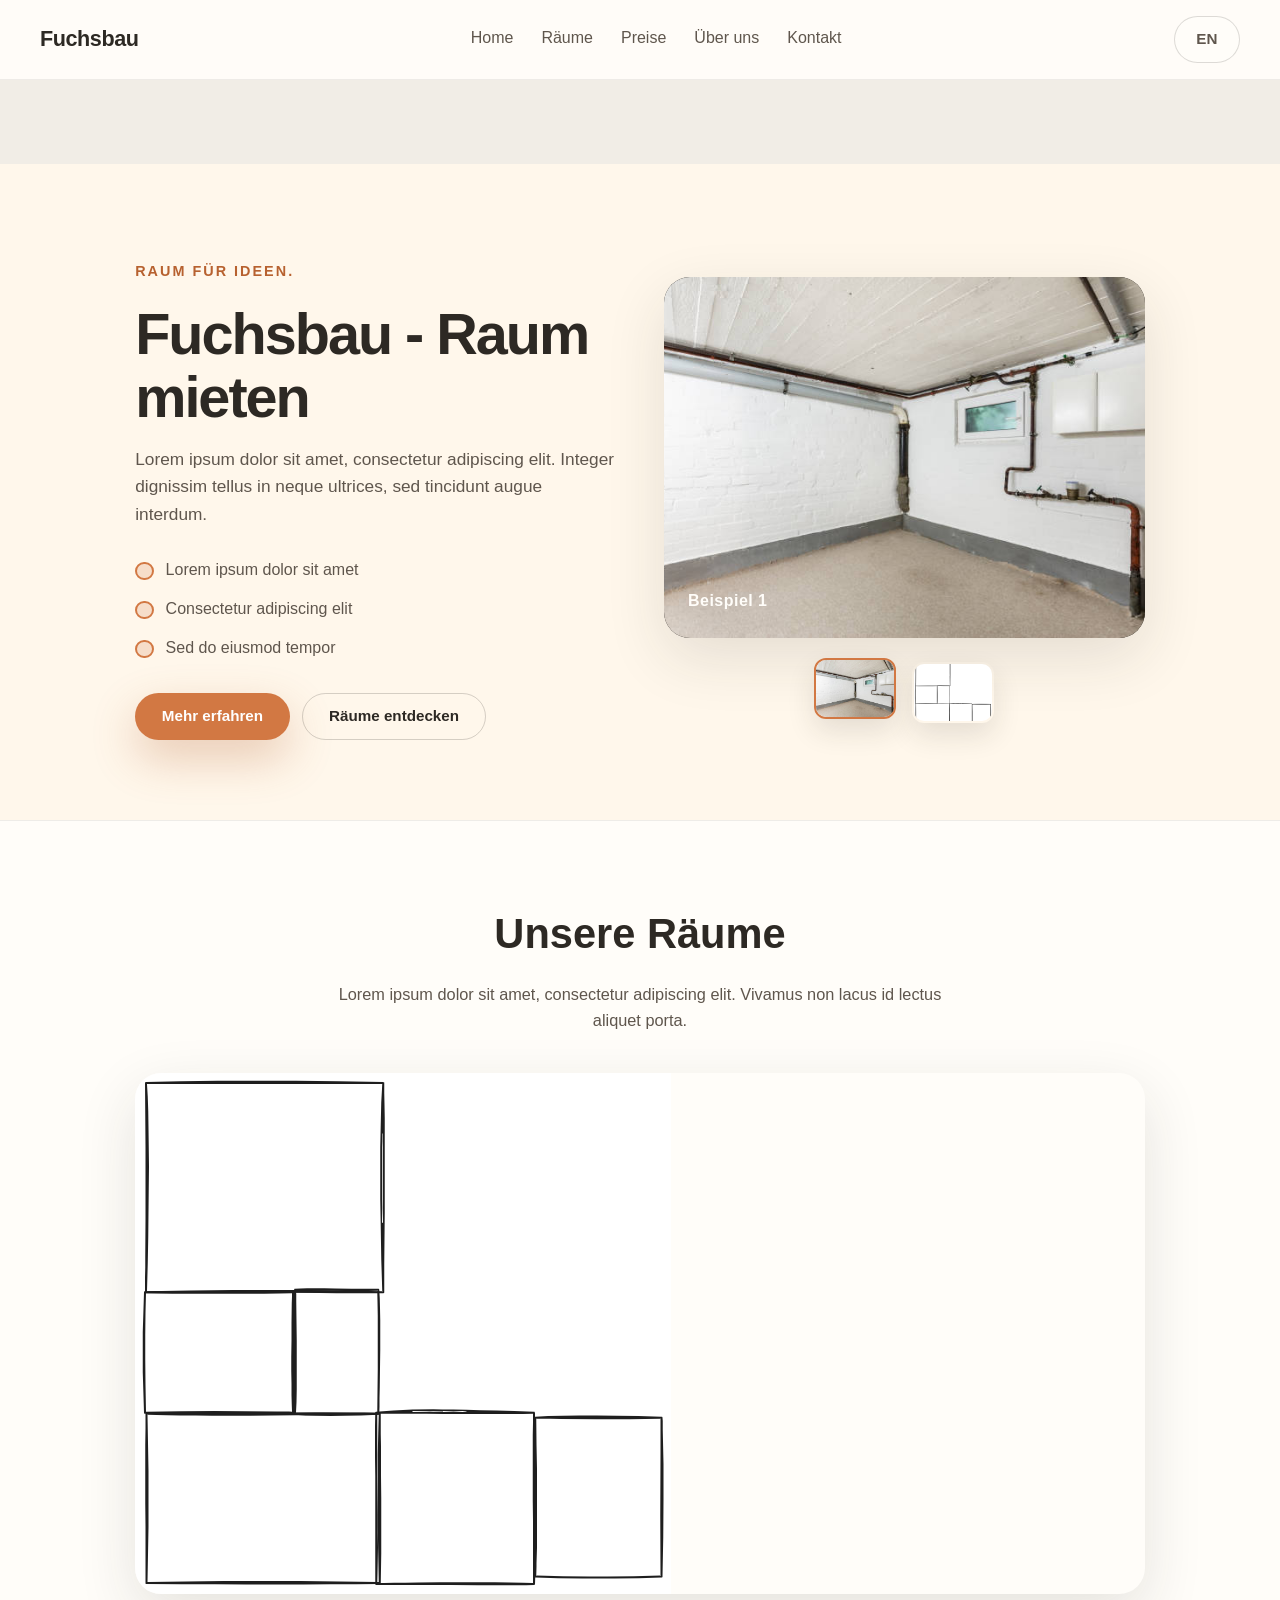
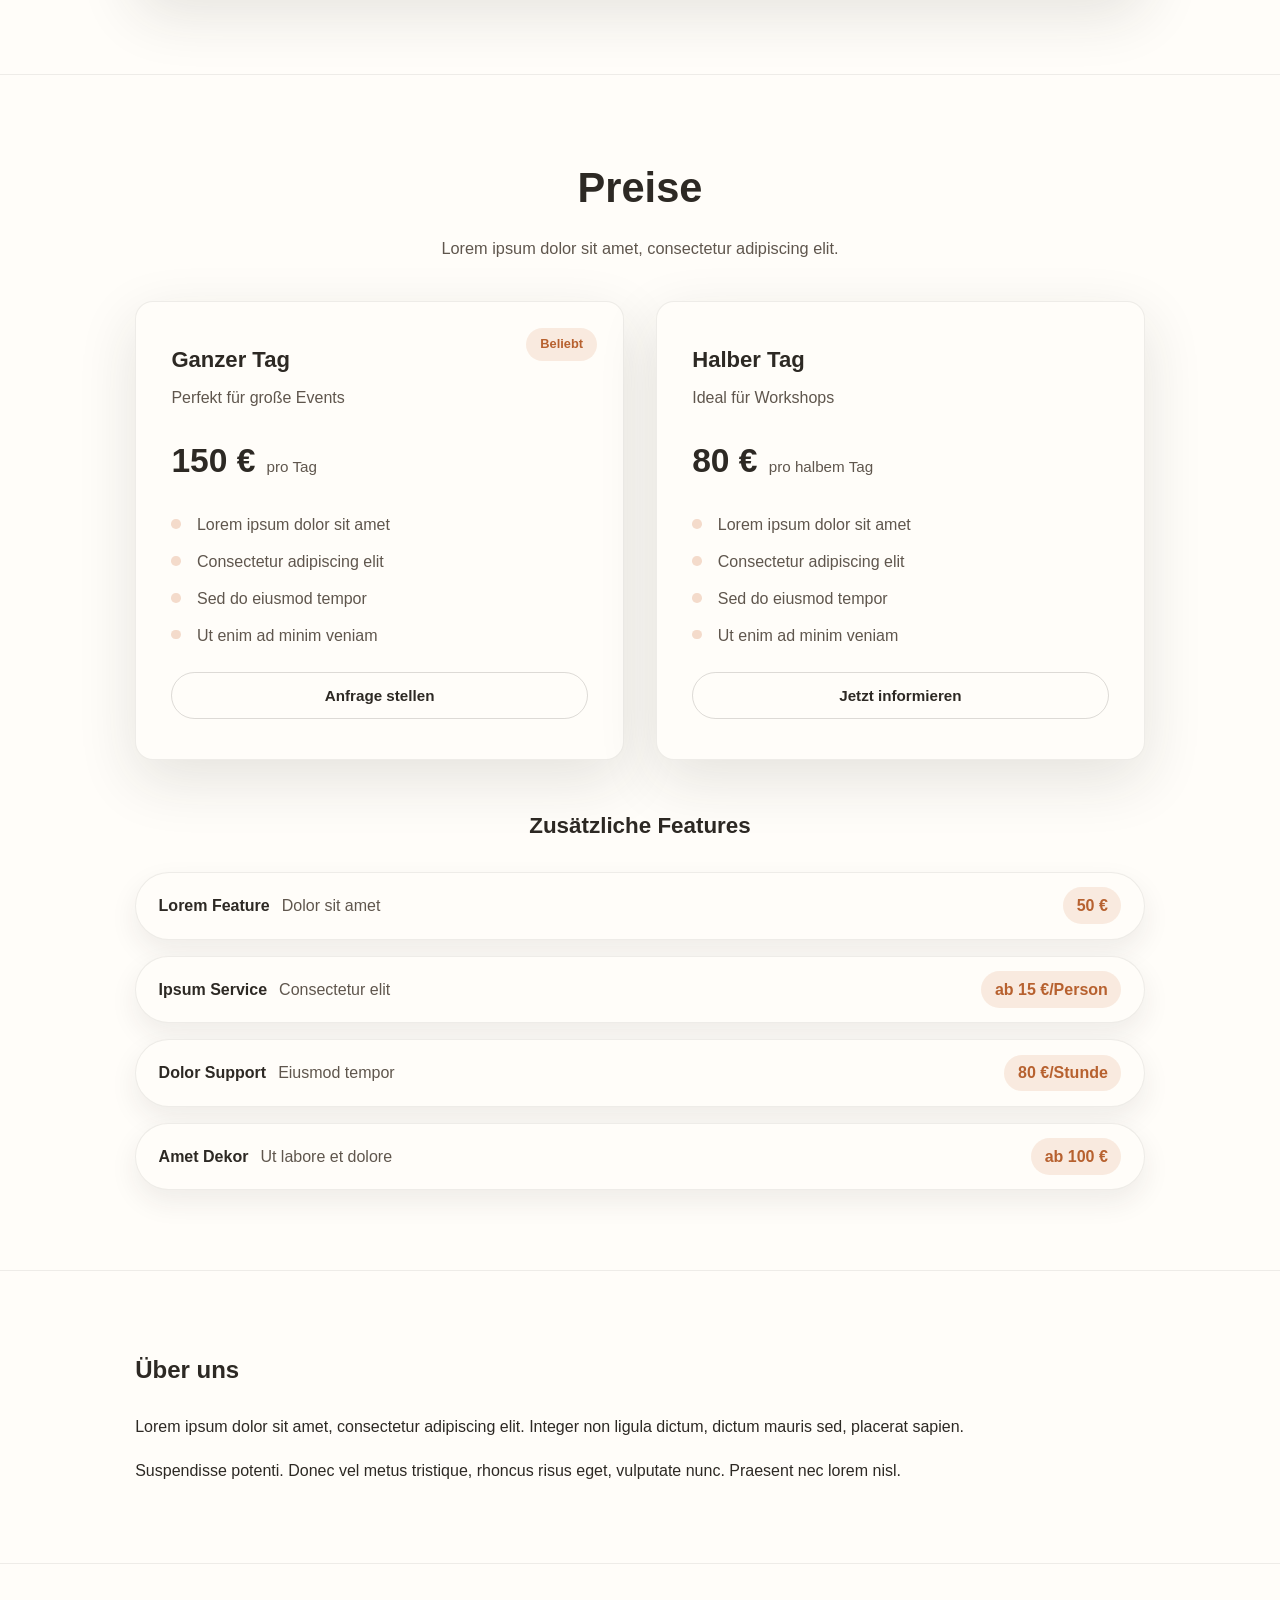
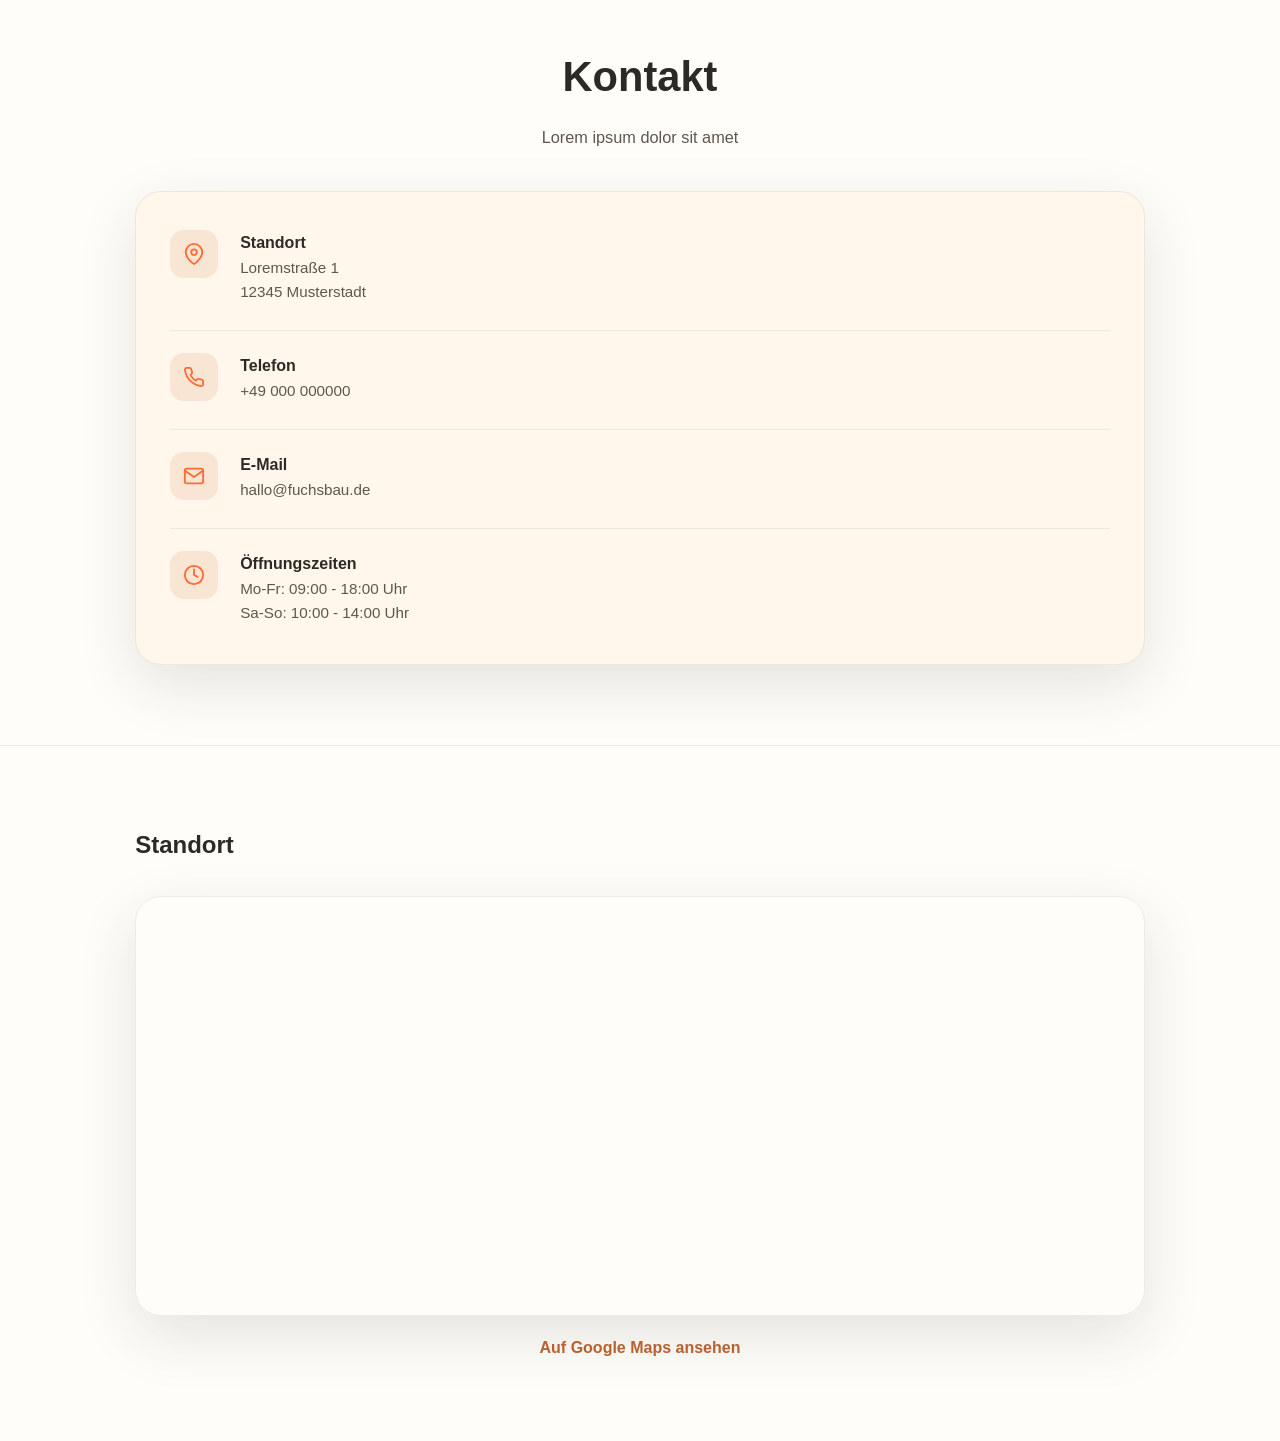
<file: index.html>
<!DOCTYPE html>
<html lang="de">
<head>
    <meta charset="UTF-8">
    <meta name="viewport" content="width=device-width, initial-scale=1.0">
    <title>Fuchsbau - Raum mieten</title>
    <link rel="stylesheet" href="style.css">
</head>
<body>
    <nav class="topbar">
        <div class="topbar__logo">Fuchsbau</div>
        <div class="topbar__links">
            <a href="#home">Home</a>
            <a href="#rooms">Räume</a>
            <a href="#prices">Preise</a>
            <a href="#about">Über uns</a>
            <a href="#contact">Kontakt</a>
        </div>
        <a class="btn btn-language" href="en/">EN</a>
    </nav>

    <main>
        <section id="home" class="section section--hero">
            <div class="section__inner hero-layout">
                <div class="hero-copy">
                    <p class="hero-subtitle">Raum für Ideen.</p>
                    <h1>Fuchsbau - Raum mieten</h1>
                    <p class="hero-description">Lorem ipsum dolor sit amet, consectetur adipiscing elit. Integer dignissim tellus in neque ultrices, sed tincidunt augue interdum.</p>
                    <ul class="hero-highlights">
                        <li>Lorem ipsum dolor sit amet</li>
                        <li>Consectetur adipiscing elit</li>
                        <li>Sed do eiusmod tempor</li>
                    </ul>
                    <div class="hero-actions">
                        <a class="btn btn-primary hero-btn" href="#contact">Mehr erfahren</a>
                        <a class="btn btn-ghost hero-btn" href="#rooms">Räume entdecken</a>
                    </div>
                </div>
                <div class="hero-gallery">
                    <input type="radio" name="hero-slider-de" id="hero-de-0" checked>
                    <input type="radio" name="hero-slider-de" id="hero-de-1">
                    <div class="hero-frame">
                        <figure class="hero-image">
                            <img src="assets/main.png" alt="Beispielraum 1" loading="lazy">
                            <figcaption>Beispiel 1</figcaption>
                        </figure>
                        <figure class="hero-image">
                            <img src="assets/layout.png" alt="Beispielraum 2" loading="lazy">
                            <figcaption>Beispiel 2</figcaption>
                        </figure>
                    </div>
                    <div class="hero-thumbs">
                        <label class="hero-thumb" for="hero-de-0" aria-label="Beispielraum 1">
                            <img src="assets/main.png" alt="Beispielraum 1" loading="lazy">
                        </label>
                        <label class="hero-thumb" for="hero-de-1" aria-label="Beispielraum 2">
                            <img src="assets/layout.png" alt="Beispielraum 2" loading="lazy">
                        </label>
                    </div>
                </div>
            </div>
        </section>

        <section id="rooms" class="section">
            <div class="section__inner">
                <header class="section-heading">
                    <h2>Unsere Räume</h2>
                    <p>Lorem ipsum dolor sit amet, consectetur adipiscing elit. Vivamus non lacus id lectus aliquet porta.</p>
                </header>
                <div class="media-block">
                    <img src="assets/layout.png" alt="Rooms overview" loading="lazy">
                </div>
            </div>
        </section>

        <section id="prices" class="section">
            <div class="section__inner">
                <header class="section-heading">
                    <h2>Preise</h2>
                    <p>Lorem ipsum dolor sit amet, consectetur adipiscing elit.</p>
                </header>
                <div class="price-grid">
                <article class="price-card">
                    <div class="price-card-badge">Beliebt</div>
                    <header class="price-card-header">
                        <h3 class="price-card-title">Ganzer Tag</h3>
                        <p class="price-card-subtitle">Perfekt für große Events</p>
                    </header>
                    <div class="price-card-rate">
                        <span class="price-card-amount">150 €</span>
                        <span class="price-card-period">pro Tag</span>
                    </div>
                    <ul class="price-card-features">
                        <li>Lorem ipsum dolor sit amet</li>
                        <li>Consectetur adipiscing elit</li>
                        <li>Sed do eiusmod tempor</li>
                        <li>Ut enim ad minim veniam</li>
                    </ul>
                    <a class="btn btn-outlined price-card-cta" href="#contact">Anfrage stellen</a>
                </article>
                <article class="price-card">
                    <header class="price-card-header">
                        <h3 class="price-card-title">Halber Tag</h3>
                        <p class="price-card-subtitle">Ideal für Workshops</p>
                    </header>
                    <div class="price-card-rate">
                        <span class="price-card-amount">80 €</span>
                        <span class="price-card-period">pro halbem Tag</span>
                    </div>
                    <ul class="price-card-features">
                        <li>Lorem ipsum dolor sit amet</li>
                        <li>Consectetur adipiscing elit</li>
                        <li>Sed do eiusmod tempor</li>
                        <li>Ut enim ad minim veniam</li>
                    </ul>
                    <a class="btn btn-outlined price-card-cta" href="#contact">Jetzt informieren</a>
                </article>
                </div>
                <h3 class="addons-heading">Zusätzliche Features</h3>
                <div class="addons-list">
                <div class="addon-item">
                    <div class="addon-info">
                        <span class="addon-title">Lorem Feature</span>
                        <span class="addon-description">Dolor sit amet</span>
                    </div>
                    <span class="addon-price">50 €</span>
                </div>
                <div class="addon-item">
                    <div class="addon-info">
                        <span class="addon-title">Ipsum Service</span>
                        <span class="addon-description">Consectetur elit</span>
                    </div>
                    <span class="addon-price">ab 15 €/Person</span>
                </div>
                <div class="addon-item">
                    <div class="addon-info">
                        <span class="addon-title">Dolor Support</span>
                        <span class="addon-description">Eiusmod tempor</span>
                    </div>
                    <span class="addon-price">80 €/Stunde</span>
                </div>
                <div class="addon-item">
                    <div class="addon-info">
                        <span class="addon-title">Amet Dekor</span>
                        <span class="addon-description">Ut labore et dolore</span>
                    </div>
                    <span class="addon-price">ab 100 €</span>
                </div>
                </div>
            </div>
        </section>

        <section id="about" class="section">
            <div class="section__inner">
                <h2>Über uns</h2>
            <p>Lorem ipsum dolor sit amet, consectetur adipiscing elit. Integer non ligula dictum, dictum mauris sed, placerat sapien.</p>
            <p>Suspendisse potenti. Donec vel metus tristique, rhoncus risus eget, vulputate nunc. Praesent nec lorem nisl.</p>
            </div>
        </section>

        <section id="contact" class="section">
            <div class="section__inner">
                <header class="section-heading">
                    <h2>Kontakt</h2>
                    <p>Lorem ipsum dolor sit amet</p>
                </header>
                <div class="contact-card">
                <div class="contact-row">
                    <div class="contact-row-icon">
                        <img src="assets/icons/location.svg" alt="Standort" loading="lazy">
                    </div>
                    <div class="contact-row-content">
                        <div class="contact-row-title">Standort</div>
                        <div class="contact-row-detail">Loremstraße 1</div>
                        <div class="contact-row-detail">12345 Musterstadt</div>
                    </div>
                </div>
                <div class="contact-row">
                    <div class="contact-row-icon">
                        <img src="assets/icons/phone.svg" alt="Telefon" loading="lazy">
                    </div>
                    <div class="contact-row-content">
                        <div class="contact-row-title">Telefon</div>
                        <div class="contact-row-detail">+49 000 000000</div>
                    </div>
                </div>
                <div class="contact-row">
                    <div class="contact-row-icon">
                        <img src="assets/icons/email.svg" alt="E-Mail" loading="lazy">
                    </div>
                    <div class="contact-row-content">
                        <div class="contact-row-title">E-Mail</div>
                        <div class="contact-row-detail">hallo@fuchsbau.de</div>
                    </div>
                </div>
                <div class="contact-row">
                    <div class="contact-row-icon">
                        <img src="assets/icons/clock.svg" alt="Öffnungszeiten" loading="lazy">
                    </div>
                    <div class="contact-row-content">
                        <div class="contact-row-title">Öffnungszeiten</div>
                        <div class="contact-row-detail">Mo-Fr: 09:00 - 18:00 Uhr</div>
                        <div class="contact-row-detail">Sa-So: 10:00 - 14:00 Uhr</div>
                    </div>
                </div>
                </div>
            </div>
        </section>

        <section id="location" class="section">
            <div class="section__inner">
                <h2>Standort</h2>
                <div class="map-frame">
                    <iframe
                        title="Fuchsbau location"
                        src="https://www.google.com/maps?q=Loremstraße%201%2C%2012345%20Musterstadt&output=embed"
                        width="100%" height="100%" style="border:0;" allowfullscreen loading="lazy"
                        referrerpolicy="no-referrer-when-downgrade"></iframe>
                </div>
                <p class="map-link">
                    <a href="https://www.google.com/maps/search/?api=1&query=Loremstraße%201%2C%2012345%20Musterstadt" target="_blank" rel="noopener">Auf Google Maps ansehen</a>
                </p>
            </div>
        </section>
    </main>
</body>
</html>
</file>
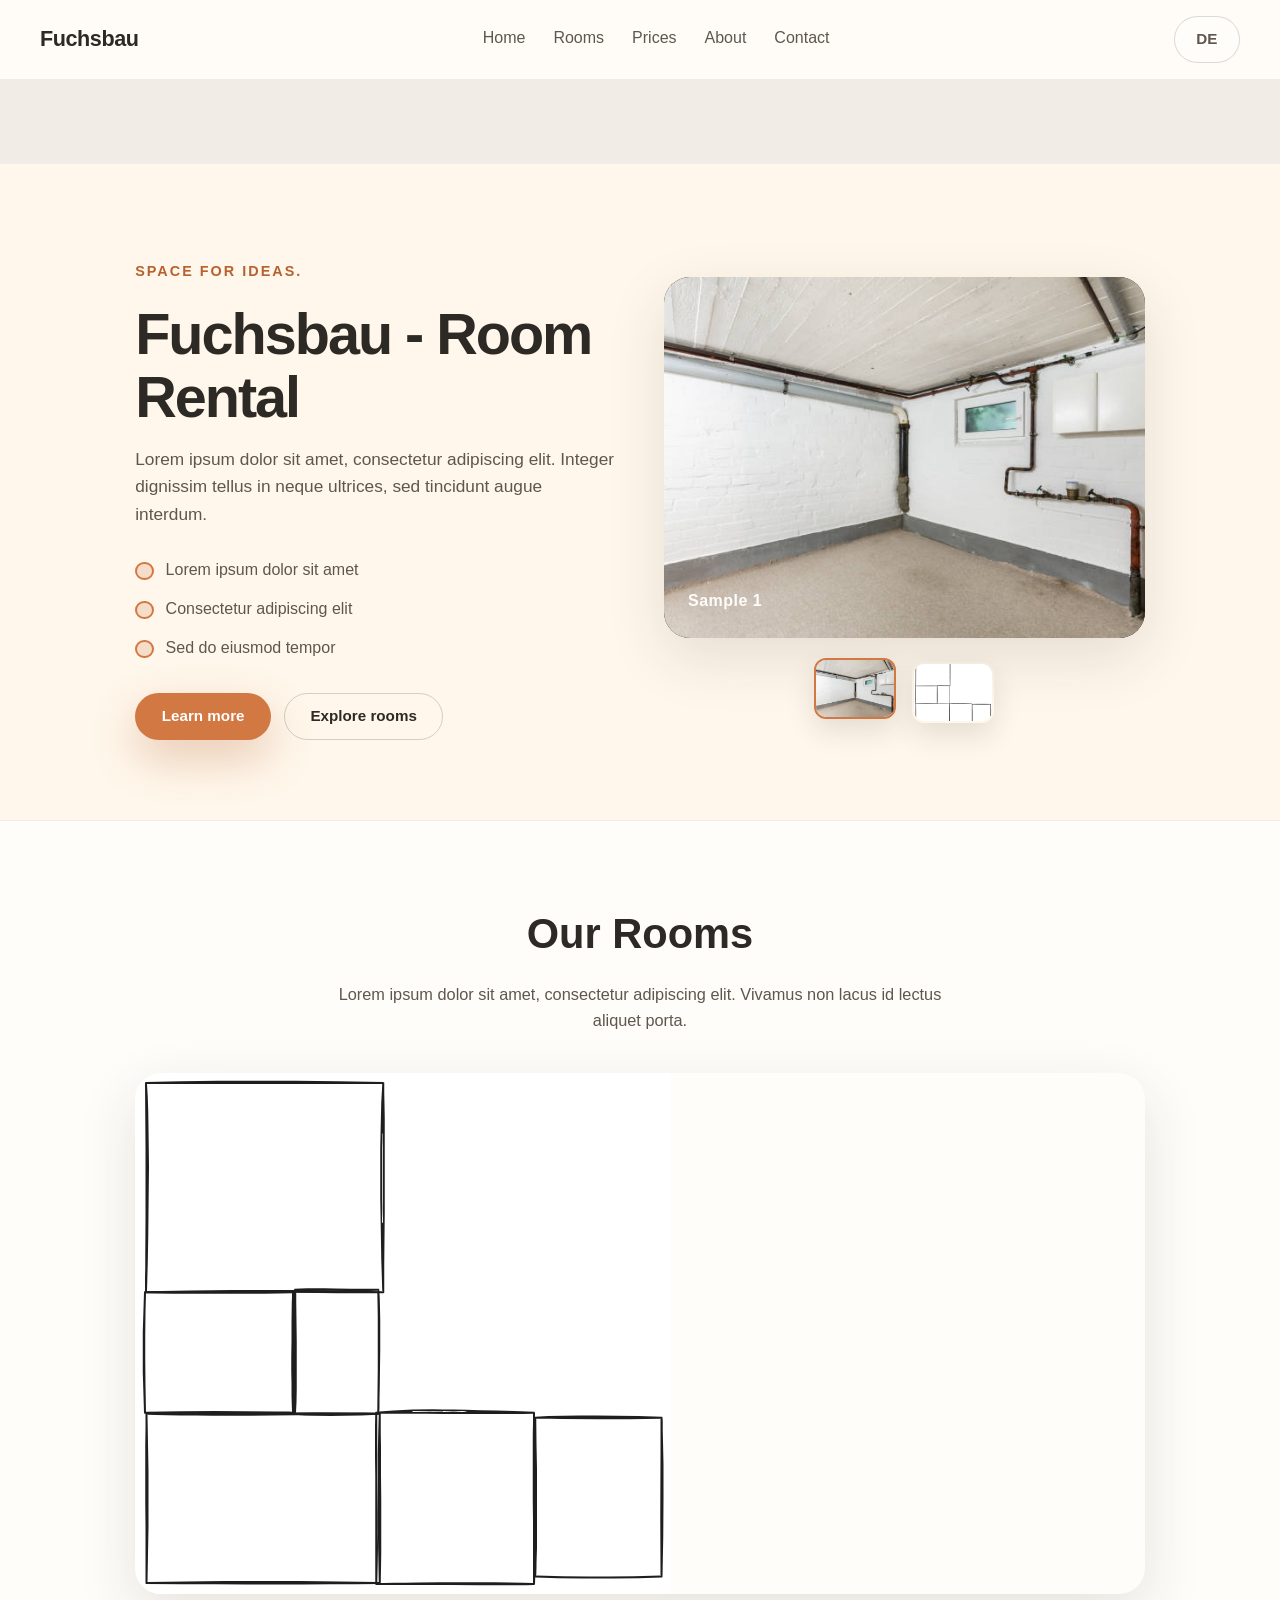
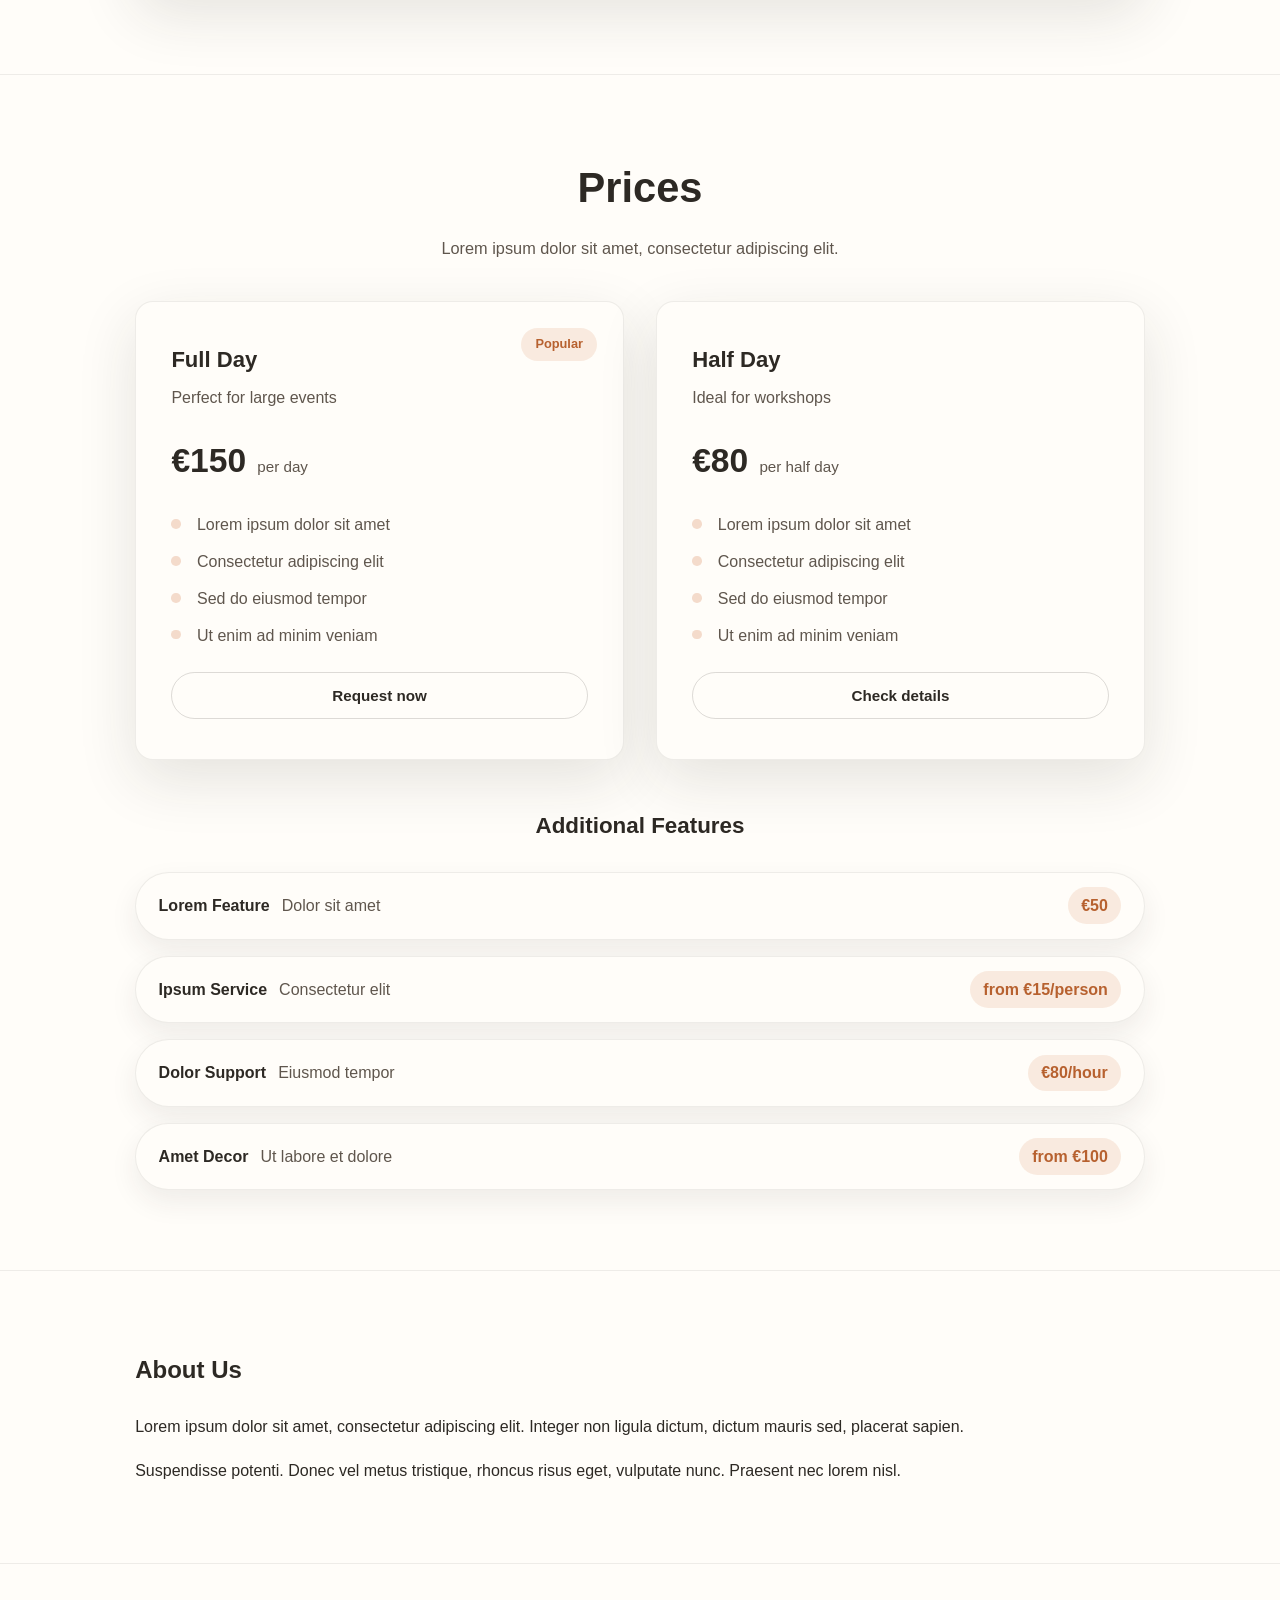
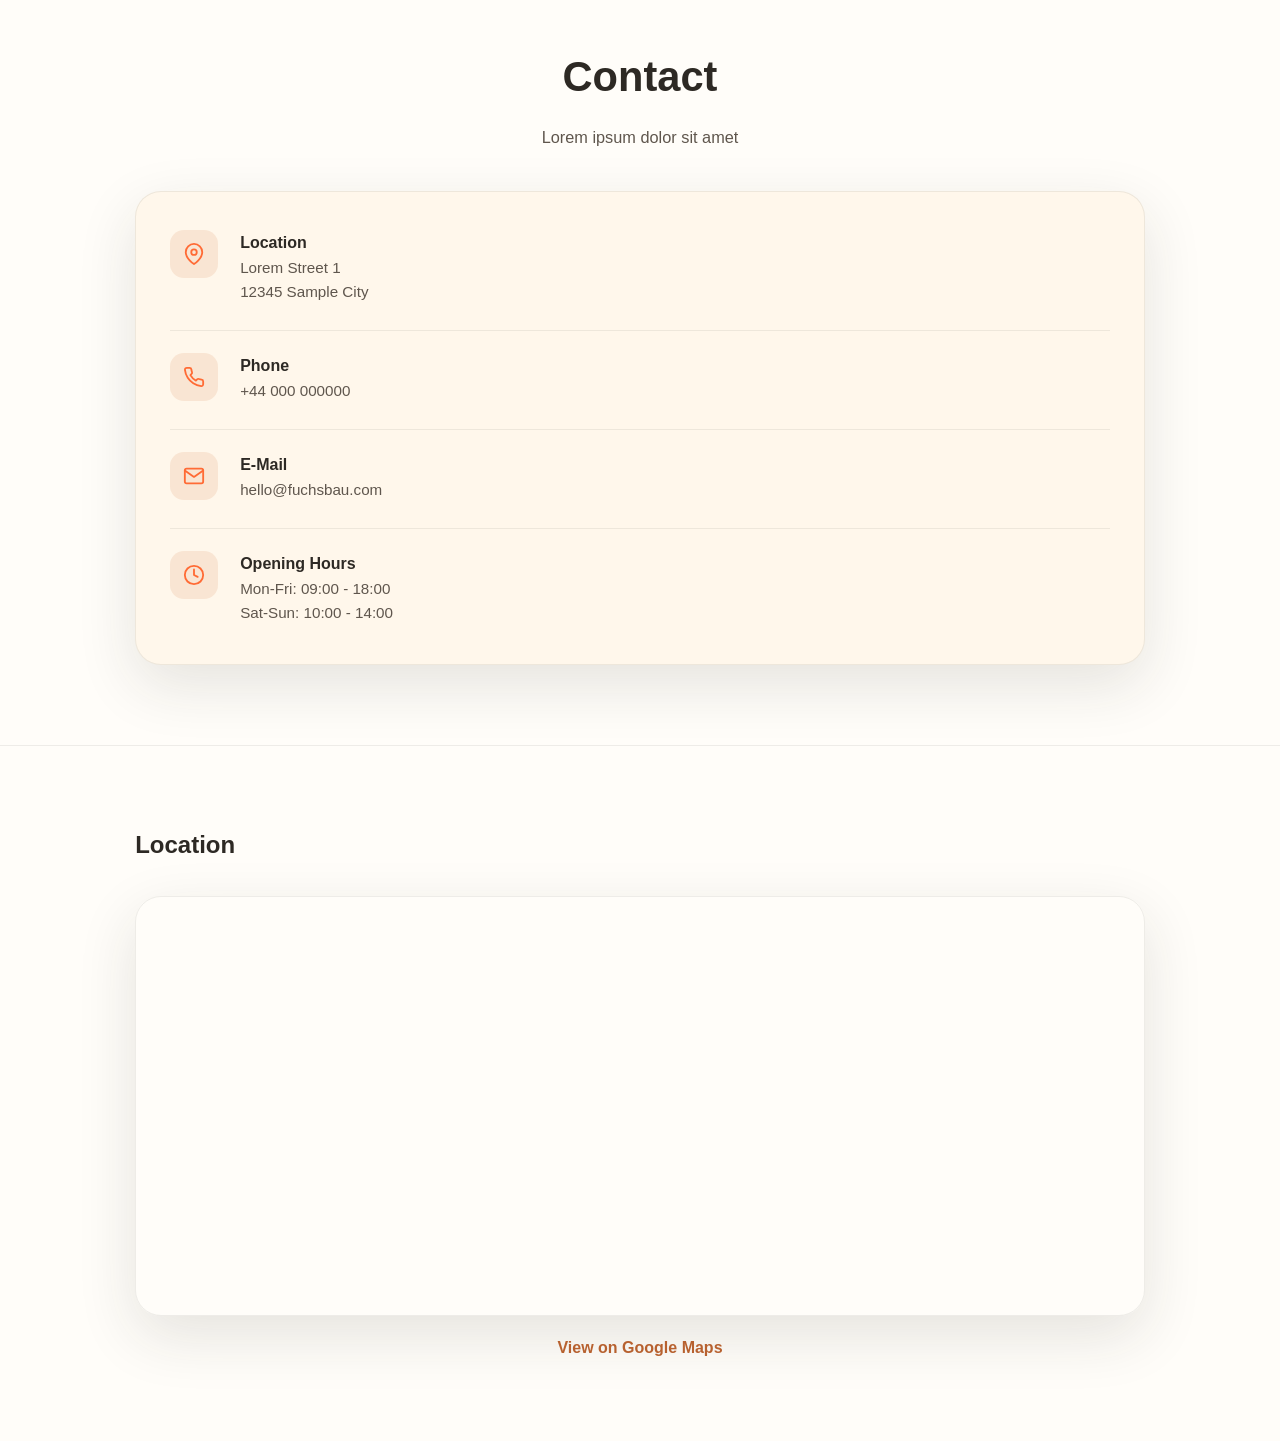
<file: en/index.html>
<!DOCTYPE html>
<html lang="en">
<head>
    <meta charset="UTF-8">
    <meta name="viewport" content="width=device-width, initial-scale=1.0">
    <title>Fuchsbau - Room Rental</title>
    <link rel="stylesheet" href="../style.css">
</head>
<body>
    <nav class="topbar">
        <div class="topbar__logo">Fuchsbau</div>
        <div class="topbar__links">
            <a href="#home">Home</a>
            <a href="#rooms">Rooms</a>
            <a href="#prices">Prices</a>
            <a href="#about">About</a>
            <a href="#contact">Contact</a>
        </div>
        <a class="btn btn-language" href="../">DE</a>
    </nav>

    <main>
        <section id="home" class="section section--hero">
            <div class="section__inner hero-layout">
                <div class="hero-copy">
                    <p class="hero-subtitle">Space for ideas.</p>
                    <h1>Fuchsbau - Room Rental</h1>
                    <p class="hero-description">Lorem ipsum dolor sit amet, consectetur adipiscing elit. Integer dignissim tellus in neque ultrices, sed tincidunt augue interdum.</p>
                    <ul class="hero-highlights">
                        <li>Lorem ipsum dolor sit amet</li>
                        <li>Consectetur adipiscing elit</li>
                        <li>Sed do eiusmod tempor</li>
                    </ul>
                    <div class="hero-actions">
                        <a class="btn btn-primary hero-btn" href="#contact">Learn more</a>
                        <a class="btn btn-ghost hero-btn" href="#rooms">Explore rooms</a>
                    </div>
                </div>
                <div class="hero-gallery">
                    <input type="radio" name="hero-slider-en" id="hero-en-0" checked>
                    <input type="radio" name="hero-slider-en" id="hero-en-1">
                    <div class="hero-frame">
                        <figure class="hero-image">
                            <img src="../assets/main.png" alt="Sample room 1" loading="lazy">
                            <figcaption>Sample 1</figcaption>
                        </figure>
                        <figure class="hero-image">
                            <img src="../assets/layout.png" alt="Sample room 2" loading="lazy">
                            <figcaption>Sample 2</figcaption>
                        </figure>
                    </div>
                    <div class="hero-thumbs">
                        <label class="hero-thumb" for="hero-en-0" aria-label="Sample room 1">
                            <img src="../assets/main.png" alt="Sample room 1" loading="lazy">
                        </label>
                        <label class="hero-thumb" for="hero-en-1" aria-label="Sample room 2">
                            <img src="../assets/layout.png" alt="Sample room 2" loading="lazy">
                        </label>
                    </div>
                </div>
            </div>
        </section>

        <section id="rooms" class="section">
            <div class="section__inner">
                <header class="section-heading">
                    <h2>Our Rooms</h2>
                    <p>Lorem ipsum dolor sit amet, consectetur adipiscing elit. Vivamus non lacus id lectus aliquet porta.</p>
                </header>
                <div class="media-block">
                    <img src="../assets/layout.png" alt="Rooms overview" loading="lazy">
                </div>
            </div>
        </section>

        <section id="prices" class="section">
            <div class="section__inner">
                <header class="section-heading">
                    <h2>Prices</h2>
                    <p>Lorem ipsum dolor sit amet, consectetur adipiscing elit.</p>
                </header>
                <div class="price-grid">
                <article class="price-card">
                    <div class="price-card-badge">Popular</div>
                    <header class="price-card-header">
                        <h3 class="price-card-title">Full Day</h3>
                        <p class="price-card-subtitle">Perfect for large events</p>
                    </header>
                    <div class="price-card-rate">
                        <span class="price-card-amount">€150</span>
                        <span class="price-card-period">per day</span>
                    </div>
                    <ul class="price-card-features">
                        <li>Lorem ipsum dolor sit amet</li>
                        <li>Consectetur adipiscing elit</li>
                        <li>Sed do eiusmod tempor</li>
                        <li>Ut enim ad minim veniam</li>
                    </ul>
                    <a class="btn btn-outlined price-card-cta" href="#contact">Request now</a>
                </article>
                <article class="price-card">
                    <header class="price-card-header">
                        <h3 class="price-card-title">Half Day</h3>
                        <p class="price-card-subtitle">Ideal for workshops</p>
                    </header>
                    <div class="price-card-rate">
                        <span class="price-card-amount">€80</span>
                        <span class="price-card-period">per half day</span>
                    </div>
                    <ul class="price-card-features">
                        <li>Lorem ipsum dolor sit amet</li>
                        <li>Consectetur adipiscing elit</li>
                        <li>Sed do eiusmod tempor</li>
                        <li>Ut enim ad minim veniam</li>
                    </ul>
                    <a class="btn btn-outlined price-card-cta" href="#contact">Check details</a>
                </article>
                </div>
                <h3 class="addons-heading">Additional Features</h3>
                <div class="addons-list">
                <div class="addon-item">
                    <div class="addon-info">
                        <span class="addon-title">Lorem Feature</span>
                        <span class="addon-description">Dolor sit amet</span>
                    </div>
                    <span class="addon-price">€50</span>
                </div>
                <div class="addon-item">
                    <div class="addon-info">
                        <span class="addon-title">Ipsum Service</span>
                        <span class="addon-description">Consectetur elit</span>
                    </div>
                    <span class="addon-price">from €15/person</span>
                </div>
                <div class="addon-item">
                    <div class="addon-info">
                        <span class="addon-title">Dolor Support</span>
                        <span class="addon-description">Eiusmod tempor</span>
                    </div>
                    <span class="addon-price">€80/hour</span>
                </div>
                <div class="addon-item">
                    <div class="addon-info">
                        <span class="addon-title">Amet Decor</span>
                        <span class="addon-description">Ut labore et dolore</span>
                    </div>
                    <span class="addon-price">from €100</span>
                </div>
                </div>
            </div>
        </section>

        <section id="about" class="section">
            <div class="section__inner">
                <h2>About Us</h2>
            <p>Lorem ipsum dolor sit amet, consectetur adipiscing elit. Integer non ligula dictum, dictum mauris sed, placerat sapien.</p>
            <p>Suspendisse potenti. Donec vel metus tristique, rhoncus risus eget, vulputate nunc. Praesent nec lorem nisl.</p>
            </div>
        </section>

        <section id="contact" class="section">
            <div class="section__inner">
                <header class="section-heading">
                    <h2>Contact</h2>
                    <p>Lorem ipsum dolor sit amet</p>
                </header>
                <div class="contact-card">
                <div class="contact-row">
                    <div class="contact-row-icon">
                        <img src="../assets/icons/location.svg" alt="Location" loading="lazy">
                    </div>
                    <div class="contact-row-content">
                        <div class="contact-row-title">Location</div>
                        <div class="contact-row-detail">Lorem Street 1</div>
                        <div class="contact-row-detail">12345 Sample City</div>
                    </div>
                </div>
                <div class="contact-row">
                    <div class="contact-row-icon">
                        <img src="../assets/icons/phone.svg" alt="Phone" loading="lazy">
                    </div>
                    <div class="contact-row-content">
                        <div class="contact-row-title">Phone</div>
                        <div class="contact-row-detail">+44 000 000000</div>
                    </div>
                </div>
                <div class="contact-row">
                    <div class="contact-row-icon">
                        <img src="../assets/icons/email.svg" alt="E-Mail" loading="lazy">
                    </div>
                    <div class="contact-row-content">
                        <div class="contact-row-title">E-Mail</div>
                        <div class="contact-row-detail">hello@fuchsbau.com</div>
                    </div>
                </div>
                <div class="contact-row">
                    <div class="contact-row-icon">
                        <img src="../assets/icons/clock.svg" alt="Opening Hours" loading="lazy">
                    </div>
                    <div class="contact-row-content">
                        <div class="contact-row-title">Opening Hours</div>
                        <div class="contact-row-detail">Mon-Fri: 09:00 - 18:00</div>
                        <div class="contact-row-detail">Sat-Sun: 10:00 - 14:00</div>
                    </div>
                </div>
                </div>
            </div>
        </section>

        <section id="location" class="section">
            <div class="section__inner">
                <h2>Location</h2>
                <div class="map-frame">
                    <iframe
                        title="Fuchsbau location"
                        src="https://www.google.com/maps?q=Lorem%20Street%201%2C%2012345%20Sample%20City&output=embed"
                        width="100%" height="100%" style="border:0;" allowfullscreen loading="lazy"
                        referrerpolicy="no-referrer-when-downgrade"></iframe>
                </div>
                <p class="map-link">
                    <a href="https://www.google.com/maps/search/?api=1&query=Lorem%20Street%201%2C%2012345%20Sample%20City" target="_blank" rel="noopener">View on Google Maps</a>
                </p>
            </div>
        </section>
    </main>
</body>
</html>
</file>
<file: style.css>
:root {
    --background: #f1ede6;
    --surface: #fffdf9;
    --surface-strong: #fff7eb;
    --accent: #d27843;
    --accent-strong: #b7612f;
    --text-primary: #2d2924;
    --text-secondary: #5f564d;
    --border: rgba(45, 41, 36, 0.08);
    --shadow-soft: 0 20px 60px rgba(45, 41, 36, 0.12);
    --radius-lg: 26px;
    --radius-md: 18px;
    --radius-sm: 12px;
    --max-width: 1080px;
    --transition: all 0.25s ease;
    --font-base: "Inter", -apple-system, BlinkMacSystemFont, "Segoe UI", Roboto, sans-serif;
}

* {
    margin: 0;
    padding: 0;
    box-sizing: border-box;
}

html {
    scroll-behavior: smooth;
}

body {
    font-family: var(--font-base);
    font-size: 16px;
    line-height: 1.6;
    color: var(--text-primary);
    background: var(--background);
    -webkit-font-smoothing: antialiased;
}

img {
    display: block;
    max-width: 100%;
}

a {
    color: inherit;
    text-decoration: none;
}

main {
    margin-top: 84px;
}

.topbar {
    position: sticky;
    top: 0;
    left: 0;
    right: 0;
    z-index: 10;
    display: flex;
    align-items: center;
    justify-content: space-between;
    padding: 1rem 2.5rem;
    background: rgba(255, 253, 249, 0.94);
    backdrop-filter: blur(14px);
    border-bottom: 1px solid rgba(45, 41, 36, 0.08);
}

.topbar__logo {
    font-weight: 700;
    font-size: 1.35rem;
    letter-spacing: -0.02em;
}

.topbar__links {
    display: flex;
    gap: 1.75rem;
    align-items: center;
}

.topbar__links a {
    font-weight: 500;
    color: var(--text-secondary);
    position: relative;
    padding-bottom: 0.2rem;
    transition: var(--transition);
}

.topbar__links a::after {
    content: "";
    position: absolute;
    left: 0;
    bottom: -0.35rem;
    width: 100%;
    height: 2px;
    transform-origin: left;
    transform: scaleX(0);
    background: var(--accent);
    transition: transform 0.25s ease;
}

.topbar__links a:hover {
    color: var(--text-primary);
}

.topbar__links a:hover::after {
    transform: scaleX(1);
}

.btn {
    display: inline-flex;
    align-items: center;
    justify-content: center;
    padding: 0.65rem 1.6rem;
    border-radius: 999px;
    font-weight: 600;
    font-size: 0.95rem;
    border: 1px solid transparent;
    transition: var(--transition);
    cursor: pointer;
}

.btn-primary {
    background: var(--accent);
    color: #fff;
    box-shadow: 0 18px 45px rgba(178, 97, 47, 0.3);
}

.btn-primary:hover {
    background: var(--accent-strong);
    box-shadow: 0 22px 60px rgba(178, 97, 47, 0.32);
}

.btn-ghost {
    background: transparent;
    border-color: rgba(45, 41, 36, 0.2);
    color: var(--text-primary);
}

.btn-ghost:hover {
    border-color: var(--accent);
    color: var(--accent-strong);
}

.btn-soft {
    background: rgba(210, 120, 67, 0.12);
    color: var(--accent-strong);
}

.btn-soft:hover {
    background: rgba(210, 120, 67, 0.2);
}

.btn-outlined {
    background: transparent;
    border-color: rgba(45, 41, 36, 0.16);
    color: var(--text-primary);
}

.btn-outlined:hover {
    border-color: var(--accent);
    color: var(--accent-strong);
}

.btn-language {
    background: var(--surface);
    border-color: rgba(45, 41, 36, 0.16);
    color: var(--text-secondary);
    padding-inline: 1.35rem;
}

.btn-language:hover {
    color: var(--text-primary);
    border-color: var(--accent);
}

.section {
    padding: 5rem 0;
    background: var(--surface);
    border-top: 1px solid var(--border);
}

.section__inner {
    max-width: var(--max-width);
    margin: 0 auto;
    padding: 0 2.2rem;
}

.section--hero {
    background: var(--surface-strong);
    border-top: none;
    padding-top: 6rem;
}

.hero-layout {
    display: grid;
    gap: 3rem;
    align-items: center;
}

@media (min-width: 960px) {
    .hero-layout {
        grid-template-columns: minmax(0, 1fr) minmax(0, 1fr);
    }
}

.hero-copy {
    max-width: 520px;
}

.hero-subtitle {
    font-size: 0.9rem;
    font-weight: 600;
    text-transform: uppercase;
    letter-spacing: 0.14em;
    color: var(--accent-strong);
    margin-bottom: 1.25rem;
}

.hero-copy h1 {
    font-size: clamp(2.6rem, 5vw, 3.6rem);
    line-height: 1.1;
    letter-spacing: -0.035em;
    margin-bottom: 1rem;
}

.hero-description {
    font-size: 1.08rem;
    color: var(--text-secondary);
    margin-bottom: 1.75rem;
}

.hero-highlights {
    list-style: none;
    display: grid;
    gap: 0.85rem;
    margin-bottom: 2rem;
}

.hero-highlights li {
    position: relative;
    padding-left: 1.9rem;
    color: var(--text-secondary);
    font-weight: 500;
}

.hero-highlights li::before {
    content: "";
    position: absolute;
    left: 0;
    top: 0.3rem;
    width: 0.9rem;
    height: 0.9rem;
    border-radius: 50%;
    background: rgba(210, 120, 67, 0.2);
    border: 2px solid var(--accent);
}

.hero-actions {
    display: flex;
    flex-wrap: wrap;
    gap: 0.8rem;
}

.hero-gallery {
    position: relative;
    display: grid;
    gap: 1.5rem;
}

.hero-gallery input {
    position: absolute;
    opacity: 0;
    pointer-events: none;
}

.hero-frame {
    position: relative;
    overflow: hidden;
    border-radius: var(--radius-lg);
    box-shadow: var(--shadow-soft);
    background: #0d0906;
    aspect-ratio: 4 / 3;
}

.hero-image {
    position: absolute;
    inset: 0;
    opacity: 0;
    transition: opacity 0.6s ease;
}

.hero-image img {
    width: 100%;
    height: 100%;
    object-fit: cover;
}

.hero-image figcaption {
    position: absolute;
    left: 1.5rem;
    bottom: 1.5rem;
    color: #fffdf9;
    font-weight: 600;
    letter-spacing: 0.03em;
    text-shadow: 0 18px 48px rgba(0, 0, 0, 0.55);
}

.hero-thumbs {
    display: flex;
    justify-content: center;
    gap: 1rem;
    flex-wrap: wrap;
}

.hero-thumb {
    width: 82px;
    aspect-ratio: 4 / 3;
    border-radius: var(--radius-sm);
    overflow: hidden;
    border: 2px solid transparent;
    cursor: pointer;
    transition: var(--transition);
    box-shadow: 0 12px 28px rgba(45, 41, 36, 0.12);
}

.hero-thumb img {
    width: 100%;
    height: 100%;
    object-fit: cover;
    filter: saturate(0.8);
    transition: var(--transition);
}

.hero-thumb:hover {
    transform: translateY(-3px);
}

.hero-thumb:hover img {
    filter: saturate(1);
}

.hero-gallery input:nth-of-type(1):checked ~ .hero-frame .hero-image:nth-of-type(1),
.hero-gallery input:nth-of-type(2):checked ~ .hero-frame .hero-image:nth-of-type(2),
.hero-gallery input:nth-of-type(3):checked ~ .hero-frame .hero-image:nth-of-type(3),
.hero-gallery input:nth-of-type(4):checked ~ .hero-frame .hero-image:nth-of-type(4),
.hero-gallery input:nth-of-type(5):checked ~ .hero-frame .hero-image:nth-of-type(5),
.hero-gallery input:nth-of-type(6):checked ~ .hero-frame .hero-image:nth-of-type(6),
.hero-gallery input:nth-of-type(7):checked ~ .hero-frame .hero-image:nth-of-type(7),
.hero-gallery input:nth-of-type(8):checked ~ .hero-frame .hero-image:nth-of-type(8) {
    opacity: 1;
}

.hero-gallery input:nth-of-type(1):checked ~ .hero-thumbs label:nth-of-type(1),
.hero-gallery input:nth-of-type(2):checked ~ .hero-thumbs label:nth-of-type(2),
.hero-gallery input:nth-of-type(3):checked ~ .hero-thumbs label:nth-of-type(3),
.hero-gallery input:nth-of-type(4):checked ~ .hero-thumbs label:nth-of-type(4),
.hero-gallery input:nth-of-type(5):checked ~ .hero-thumbs label:nth-of-type(5),
.hero-gallery input:nth-of-type(6):checked ~ .hero-thumbs label:nth-of-type(6),
.hero-gallery input:nth-of-type(7):checked ~ .hero-thumbs label:nth-of-type(7),
.hero-gallery input:nth-of-type(8):checked ~ .hero-thumbs label:nth-of-type(8) {
    border-color: var(--accent);
    transform: translateY(-4px);
}

.hero-gallery input:nth-of-type(1):checked ~ .hero-thumbs label:nth-of-type(1) img,
.hero-gallery input:nth-of-type(2):checked ~ .hero-thumbs label:nth-of-type(2) img,
.hero-gallery input:nth-of-type(3):checked ~ .hero-thumbs label:nth-of-type(3) img,
.hero-gallery input:nth-of-type(4):checked ~ .hero-thumbs label:nth-of-type(4) img,
.hero-gallery input:nth-of-type(5):checked ~ .hero-thumbs label:nth-of-type(5) img,
.hero-gallery input:nth-of-type(6):checked ~ .hero-thumbs label:nth-of-type(6) img,
.hero-gallery input:nth-of-type(7):checked ~ .hero-thumbs label:nth-of-type(7) img,
.hero-gallery input:nth-of-type(8):checked ~ .hero-thumbs label:nth-of-type(8) img {
    filter: saturate(1.05);
}

.section-heading {
    max-width: 640px;
    margin: 0 auto 2.5rem;
    text-align: center;
}

.section-heading h2 {
    font-size: clamp(2.1rem, 3.4vw, 2.6rem);
    margin-bottom: 0.85rem;
}

.section-heading p {
    color: var(--text-secondary);
    font-size: 1.02rem;
}

.media-block {
    border-radius: var(--radius-lg);
    overflow: hidden;
    box-shadow: var(--shadow-soft);
}

.price-grid {
    display: grid;
    gap: 2rem;
    grid-template-columns: repeat(auto-fit, minmax(280px, 1fr));
    margin-bottom: 3rem;
}

.price-card {
    padding: 2.5rem 2.2rem;
    background: var(--surface);
    border-radius: var(--radius-md);
    border: 1px solid rgba(45, 41, 36, 0.08);
    box-shadow: var(--shadow-soft);
    display: flex;
    flex-direction: column;
    gap: 1.5rem;
    position: relative;
}

.price-card-badge {
    position: absolute;
    top: 1.6rem;
    right: 1.6rem;
    background: rgba(210, 120, 67, 0.14);
    color: var(--accent-strong);
    font-size: 0.8rem;
    font-weight: 600;
    padding: 0.4rem 0.9rem;
    border-radius: 999px;
}

.price-card-header h3 {
    font-size: 1.38rem;
    margin-bottom: 0.45rem;
}

.price-card-subtitle {
    color: var(--text-secondary);
}

.price-card-rate {
    display: flex;
    align-items: baseline;
    gap: 0.7rem;
}

.price-card-amount {
    font-size: 2.1rem;
    font-weight: 700;
}

.price-card-period {
    color: var(--text-secondary);
    font-size: 0.95rem;
}

.price-card-features {
    list-style: none;
    display: grid;
    gap: 0.7rem;
    color: var(--text-secondary);
}

.price-card-features li {
    position: relative;
    padding-left: 1.6rem;
}

.price-card-features li::before {
    content: "";
    position: absolute;
    left: 0;
    top: 0.45rem;
    width: 0.6rem;
    height: 0.6rem;
    border-radius: 50%;
    background: rgba(210, 120, 67, 0.25);
}

.addons-heading {
    text-align: center;
    font-size: 1.4rem;
    margin-bottom: 1.75rem;
}

.addons-list {
    display: grid;
    gap: 1rem;
}

.addon-item {
    display: flex;
    justify-content: space-between;
    align-items: center;
    padding: 0.9rem 1.4rem;
    border-radius: 999px;
    border: 1px solid rgba(45, 41, 36, 0.08);
    background: var(--surface);
    box-shadow: 0 12px 28px rgba(45, 41, 36, 0.08);
    gap: 1rem;
}

.addon-info {
    display: flex;
    flex-wrap: wrap;
    gap: 0.4rem 0.75rem;
    align-items: baseline;
}

.addon-title {
    font-weight: 600;
}

.addon-description {
    color: var(--text-secondary);
}

.addon-price {
    font-weight: 600;
    padding: 0.35rem 0.85rem;
    border-radius: 999px;
    background: rgba(210, 120, 67, 0.14);
    color: var(--accent-strong);
}

#about h2 {
    margin-bottom: 1.5rem;
}

#about p + p {
    margin-top: 1.15rem;
}

.contact-card {
    background: var(--surface-strong);
    border-radius: var(--radius-lg);
    padding: 2.4rem 2.1rem;
    display: grid;
    gap: 1.6rem;
    border: 1px solid rgba(45, 41, 36, 0.08);
    box-shadow: var(--shadow-soft);
}

.contact-row {
    display: grid;
    grid-template-columns: auto 1fr;
    gap: 1rem 1.4rem;
    align-items: start;
}

.contact-row + .contact-row {
    padding-top: 1.4rem;
    border-top: 1px solid rgba(45, 41, 36, 0.08);
}

.contact-row-icon {
    width: 48px;
    height: 48px;
    border-radius: 14px;
    background: rgba(210, 120, 67, 0.14);
    display: grid;
    place-items: center;
}

.contact-row-icon img {
    width: 22px;
    height: 22px;
}

.contact-row-title {
    font-weight: 600;
}

.contact-row-detail {
    color: var(--text-secondary);
    font-size: 0.95rem;
}

.map-frame {
    margin-top: 2rem;
    border-radius: var(--radius-lg);
    overflow: hidden;
    height: 420px;
    border: 1px solid rgba(45, 41, 36, 0.08);
    box-shadow: var(--shadow-soft);
}

.map-frame iframe {
    width: 100%;
    height: 100%;
    border: none;
}

.map-link {
    text-align: center;
    margin-top: 1.2rem;
}

.map-link a {
    color: var(--accent-strong);
    font-weight: 600;
}

.map-link a:hover {
    text-decoration: underline;
}

@media (max-width: 960px) {
    .topbar {
        padding: 0.9rem 1.35rem;
    }

    .topbar__links {
        display: none;
    }

    .section__inner {
        padding: 0 1.35rem;
    }

    .hero-layout {
        gap: 2.4rem;
    }

    .hero-frame {
        aspect-ratio: 5 / 4;
    }
}

@media (max-width: 640px) {
    main {
        margin-top: 72px;
    }

    .hero-actions {
        flex-direction: column;
        align-items: stretch;
    }

    .hero-actions .btn {
        width: 100%;
    }

    .addon-item {
        flex-direction: column;
        align-items: flex-start;
    }

    .addon-price {
        width: 100%;
        text-align: center;
    }

    .contact-row {
        grid-template-columns: 1fr;
    }

    .contact-row-icon {
        width: 42px;
        height: 42px;
    }
}
</file>
